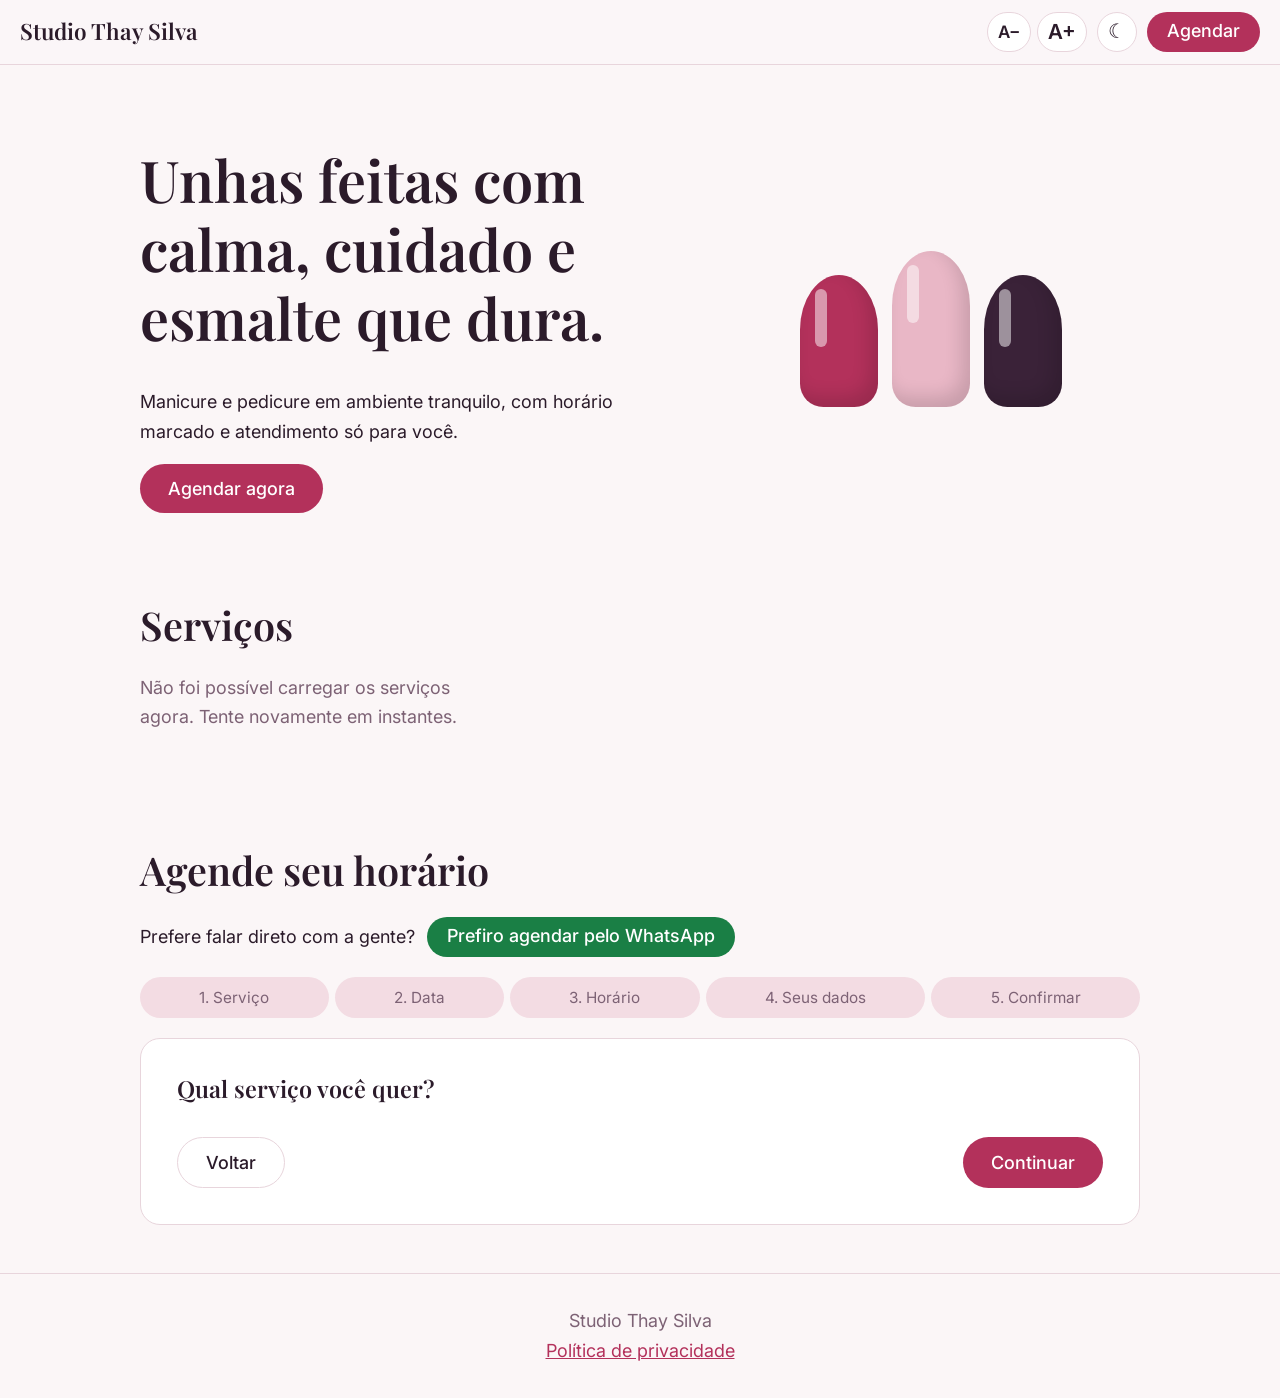
<file: frontend/index.html>
<!DOCTYPE html>
<html lang="pt-BR">
<head>
  <meta charset="UTF-8">
  <meta name="viewport" content="width=device-width, initial-scale=1">
  <title>Studio Thay Silva — Manicure e Pedicure</title>
  <meta name="description" content="Agende online sua manicure ou pedicure. Escolha o serviço, o dia e o horário.">
  <meta name="theme-color" content="#b3315b">
  <!-- Prévia do link (WhatsApp, Facebook, Instagram, etc.) -->
  <meta property="og:type" content="website">
  <meta property="og:locale" content="pt_BR">
  <meta property="og:site_name" content="Studio Thay Silva">
  <meta property="og:title" content="Studio Thay Silva — Manicure e Pedicure">
  <meta property="og:description" content="Agende online sua manicure ou pedicure. Escolha o serviço, o dia e o horário.">
  <meta property="og:url" content="https://agendamento-manicure.netlify.app/">
  <meta property="og:image" content="https://agendamento-manicure.netlify.app/img/previa.jpg">
  <meta property="og:image:type" content="image/jpeg">
  <meta property="og:image:width" content="1200">
  <meta property="og:image:height" content="630">
  <meta property="og:image:alt" content="Studio Thay Silva — Manicure e Pedicure">
  <meta name="twitter:card" content="summary_large_image">
  <link rel="icon" href="/favicon.svg" type="image/svg+xml">
  <link rel="icon" href="/favicon.ico" sizes="48x48">
  <link rel="apple-touch-icon" href="/apple-touch-icon.png">
  <link rel="preconnect" href="https://fonts.googleapis.com">
  <link rel="preconnect" href="https://fonts.gstatic.com" crossorigin>
  <link href="https://fonts.googleapis.com/css2?family=Inter:wght@400;500;600&family=Playfair+Display:wght@500;600&display=swap" rel="stylesheet">
  <link rel="stylesheet" href="css/style.css">
  <script src="js/tema.js"></script>
  <script src="js/tamanho-letra.js"></script>
</head>
<body>
  <header class="topo">
    <a class="marca" href="#inicio" id="marca-nome">Studio Thay Silva</a>
    <div class="topo-acoes">
      <div class="grupo-letra" role="group" aria-label="Tamanho da letra">
        <button type="button" class="btn-letra" data-letra-menos aria-label="Diminuir a letra">A−</button>
        <button type="button" class="btn-letra btn-letra-mais" data-letra-mais aria-label="Aumentar a letra">A+</button>
      </div>
      <button type="button" class="btn-tema" data-alternar-tema aria-label="Alternar modo escuro"></button>
      <a class="btn btn-pequeno" href="#agendar">Agendar</a>
    </div>
  </header>

  <main>
    <section id="inicio" class="hero">
      <div class="hero-texto">
        <h1>Unhas feitas com calma, cuidado e esmalte que dura.</h1>
        <p id="descricao">Manicure e pedicure em ambiente tranquilo, com horário marcado e atendimento só para você.</p>
        <a class="btn" href="#agendar">Agendar agora</a>
      </div>
      <div class="hero-arte" aria-hidden="true">
        <span class="unha" style="--cor:#b3315b"></span>
        <span class="unha" style="--cor:#e9b7c6"></span>
        <span class="unha" style="--cor:#3a2238"></span>
      </div>
    </section>

    <section id="servicos" class="secao">
      <h2>Serviços</h2>
      <div id="lista-servicos" class="grid-servicos"></div>
    </section>

    <section id="agendar" class="secao">
      <h2>Agende seu horário</h2>
      <div class="cta-whats">
        <span>Prefere falar direto com a gente?</span>
        <a class="btn btn-whats btn-pequeno" id="btn-whatsapp-direto" href="#agendar" target="_blank" rel="noopener">Prefiro agendar pelo WhatsApp</a>
      </div>
      <ol class="passos" id="passos">
        <li>Serviço</li><li>Data</li><li>Horário</li><li>Seus dados</li><li>Confirmar</li>
      </ol>

      <div class="painel">
        <div class="etapa" data-etapa="1">
          <h3>Qual serviço você quer?</h3>
          <div id="opcoes-servico" class="opcoes"></div>
        </div>

        <div class="etapa" data-etapa="2" hidden>
          <h3>Escolha a data</h3>
          <div id="calendario"></div>
        </div>

        <div class="etapa" data-etapa="3" hidden>
          <h3>Escolha o horário</h3>
          <p id="resumo-data" class="dica"></p>
          <div id="horarios" class="horarios"></div>
        </div>

        <div class="etapa" data-etapa="4" hidden>
          <h3>Seus dados</h3>
          <label>Nome
            <input id="nome" type="text" autocomplete="name" maxlength="80">
          </label>
          <label>Telefone / WhatsApp
            <input id="telefone" type="tel" inputmode="tel" autocomplete="tel" placeholder="(11) 91234-5678" maxlength="16">
          </label>
          <label>Observação (opcional)
            <textarea id="observacao" rows="3" maxlength="300" placeholder="Ex.: prefiro esmalte nude"></textarea>
          </label>
          <p class="aviso-privacidade">Usamos seu nome e telefone só para o agendamento e para falar com você pelo WhatsApp. Saiba mais na <a href="privacidade.html" target="_blank" rel="noopener">política de privacidade</a>.</p>
        </div>

        <div class="etapa" data-etapa="5" hidden>
          <h3>Confira seu agendamento</h3>
          <dl id="revisao" class="resumo"></dl>
        </div>

        <div class="etapa" data-etapa="6" hidden>
          <div class="sucesso-icone" aria-hidden="true">
            <svg class="selo-sucesso" viewBox="0 0 52 52">
              <circle pathLength="1" cx="26" cy="26" r="24"></circle>
              <path pathLength="1" d="M14 27l8 8 16-17"></path>
            </svg>
            <span class="brilho" style="--x:6%;--d:.55s"></span>
            <span class="brilho" style="--x:24%;--d:.75s"></span>
            <span class="brilho" style="--x:42%;--d:.6s"></span>
            <span class="brilho" style="--x:60%;--d:.85s"></span>
            <span class="brilho" style="--x:78%;--d:.65s"></span>
            <span class="brilho" style="--x:92%;--d:.9s"></span>
          </div>
          <h3>Seu horário está marcado!</h3>
          <p class="dica">Guarde o número abaixo. Agora é só avisar o studio pelo WhatsApp.</p>
          <dl id="sucesso" class="resumo"></dl>
          <a class="btn btn-whats btn-grande" id="btn-avisar-whats" href="#agendar" target="_blank" rel="noopener">Avisar no WhatsApp</a>
          <p class="aviso-whats">O WhatsApp abre com a mensagem pronta. Só falta apertar o botão de <strong>enviar</strong>. Se precisar mudar o horário, avise por lá.</p>
          <button type="button" class="btn btn-sec" id="btn-novo">Fazer outro agendamento</button>
        </div>

        <p id="mensagem" class="mensagem" role="alert" hidden></p>

        <div class="acoes" id="acoes">
          <button type="button" class="btn btn-sec" id="btn-voltar">Voltar</button>
          <button type="button" class="btn" id="btn-avancar">Continuar</button>
        </div>
      </div>
    </section>
  </main>

  <footer class="rodape">
    <p id="rodape-nome">Studio Thay Silva</p>
    <p><a href="privacidade.html">Política de privacidade</a></p>
  </footer>

  <script src="js/api.js"></script>
  <script src="js/whatsapp.js"></script>
  <script src="js/calendario.js"></script>
  <script src="js/agendamento.js"></script>
  <script src="js/app.js"></script>
</body>
</html>
</file>
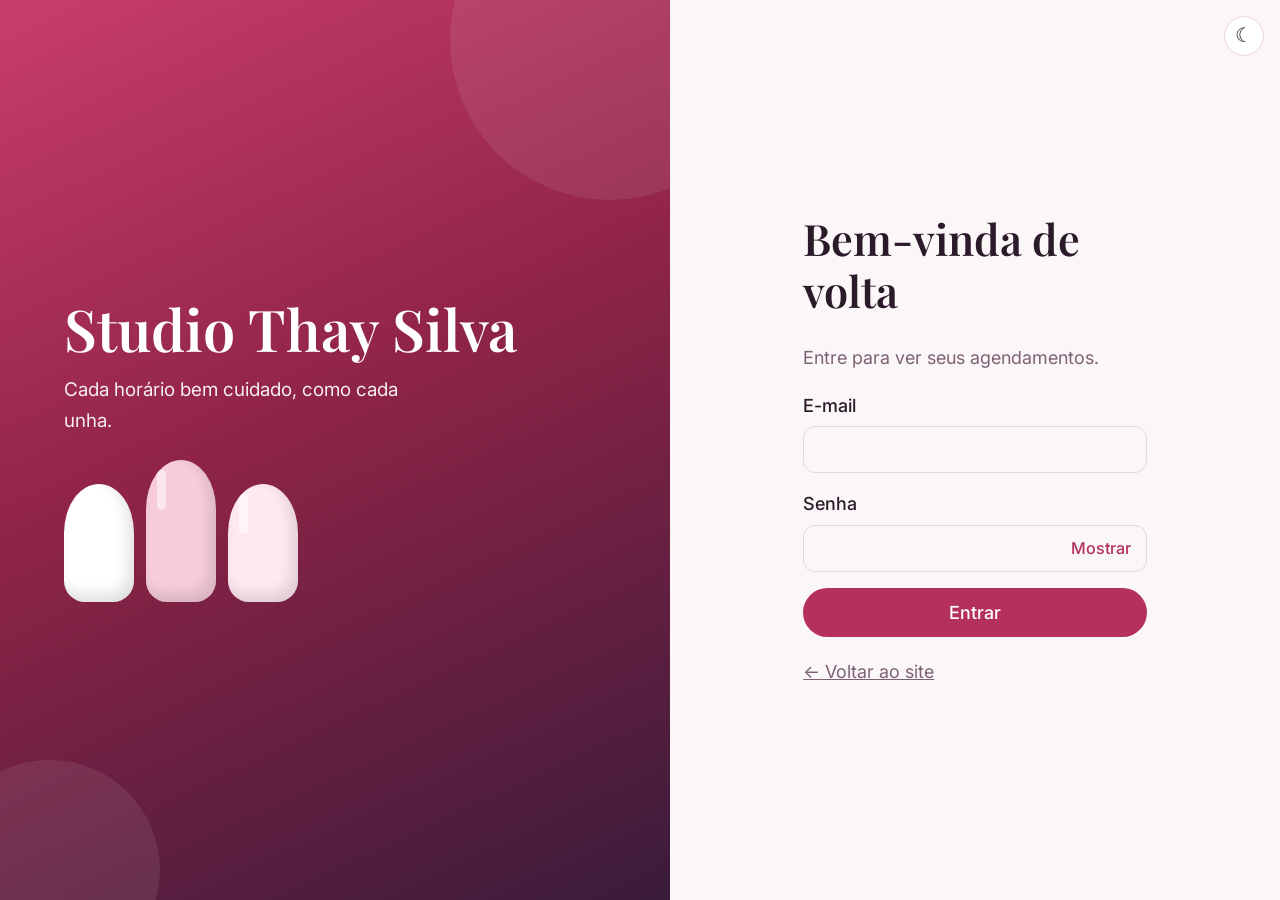
<file: frontend/admin/login.html>
<!DOCTYPE html>
<html lang="pt-BR">
<head>
  <meta charset="UTF-8">
  <meta name="viewport" content="width=device-width, initial-scale=1">
  <meta name="robots" content="noindex">
  <title>Entrar — Painel</title>
  <link rel="icon" href="/favicon.svg" type="image/svg+xml">
  <link rel="icon" href="/favicon.ico" sizes="48x48">
  <link rel="apple-touch-icon" href="/apple-touch-icon.png">
  <link rel="preconnect" href="https://fonts.googleapis.com">
  <link rel="preconnect" href="https://fonts.gstatic.com" crossorigin>
  <link href="https://fonts.googleapis.com/css2?family=Inter:wght@400;500;600&family=Playfair+Display:wght@500;600&display=swap" rel="stylesheet">
  <link rel="stylesheet" href="../css/style.css">
  <link rel="stylesheet" href="../css/admin.css">
  <script src="../js/tema.js"></script>
  <script src="../js/tamanho-letra.js"></script>
</head>
<body class="pagina-login">
  <button type="button" class="btn-tema btn-tema-fixo" data-alternar-tema aria-label="Alternar modo escuro"></button>

  <div class="login-layout">
    <aside class="login-arte" aria-hidden="true">
      <!-- Troque o nome aqui se mudar o nome do estabelecimento (o do site fica em js/whatsapp.js) -->
      <div class="login-marca">Studio Thay Silva</div>
      <p class="login-frase">Cada horário bem cuidado, como cada unha.</p>
      <div class="login-unhas">
        <span class="unha" style="--cor:#ffffff"></span>
        <span class="unha" style="--cor:#f6cdd9"></span>
        <span class="unha" style="--cor:#ffe9f0"></span>
      </div>
    </aside>

    <main class="login-caixa">
      <h1>Bem-vinda de volta</h1>
      <p class="dica">Entre para ver seus agendamentos.</p>
      <form id="form-login" novalidate>
        <label>E-mail
          <input id="email" type="email" autocomplete="username" required>
        </label>
        <label>Senha
          <div class="campo-senha">
            <input id="senha" type="password" autocomplete="current-password" required>
            <button type="button" class="ver-senha" id="ver-senha" aria-label="Mostrar ou ocultar a senha">Mostrar</button>
          </div>
        </label>
        <p id="mensagem" class="mensagem" role="alert" hidden></p>
        <button class="btn" type="submit" id="btn-entrar">Entrar</button>
      </form>
      <a class="login-voltar" href="../index.html">← Voltar ao site</a>
    </main>
  </div>

  <script src="../js/api.js"></script>
  <script src="../js/login.js"></script>
</body>
</html>
</file>
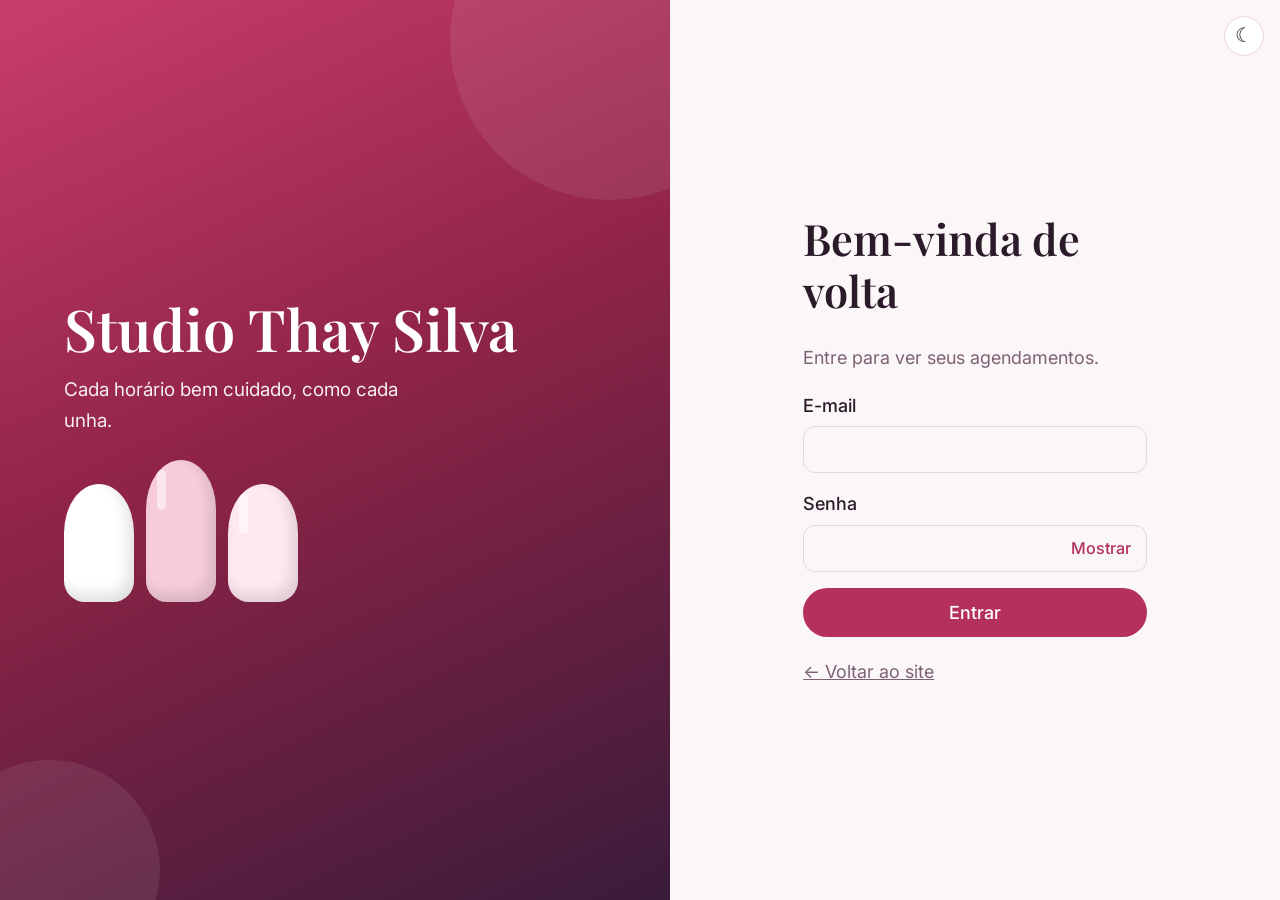
<file: frontend/admin/painel.html>
<!DOCTYPE html>
<html lang="pt-BR">
<head>
  <meta charset="UTF-8">
  <meta name="viewport" content="width=device-width, initial-scale=1">
  <meta name="robots" content="noindex">
  <title>Painel — Agendamentos</title>
  <link rel="icon" href="/favicon.svg" type="image/svg+xml">
  <link rel="icon" href="/favicon.ico" sizes="48x48">
  <link rel="apple-touch-icon" href="/apple-touch-icon.png">
  <link rel="preconnect" href="https://fonts.googleapis.com">
  <link rel="preconnect" href="https://fonts.gstatic.com" crossorigin>
  <link href="https://fonts.googleapis.com/css2?family=Inter:wght@400;500;600&family=Playfair+Display:wght@500;600&display=swap" rel="stylesheet">
  <link rel="stylesheet" href="../css/style.css">
  <link rel="stylesheet" href="../css/admin.css">
  <script src="../js/tema.js"></script>
</head>
<body>
  <header class="admin-topo">
    <strong id="saudacao">Painel</strong>
    <div class="topo-acoes">
      <button type="button" class="btn-tema" data-alternar-tema aria-label="Alternar modo escuro"></button>
      <button type="button" class="btn btn-sec btn-pequeno" id="btn-sair">Sair</button>
    </div>
  </header>

  <main class="admin-conteudo">
    <nav class="abas" id="abas">
      <button type="button" class="aba ativa" data-aba="resumo">Resumo</button>
      <button type="button" class="aba" data-aba="calendario">Calendário</button>
      <button type="button" class="aba" data-aba="servicos">Serviços</button>
      <button type="button" class="aba" data-aba="horarios">Horários</button>
      <button type="button" class="aba" data-aba="bloqueios">Bloqueios</button>
      <button type="button" class="aba" data-aba="perfil">Meu perfil</button>
    </nav>
    <p id="mensagem" class="mensagem" role="alert" hidden></p>

    <section id="aba-resumo">
      <h2 id="titulo-hoje">Hoje</h2>
      <div id="stats" class="stats"></div>
      <h2 id="titulo-mes">Faturamento do mês</h2>
      <div id="receita" class="receita"></div>
      <h2>Agendamentos da semana</h2>
      <div id="grafico-semana" class="grafico" role="img" aria-label="Gráfico de agendamentos por dia da semana"></div>
      <h2>Próximos agendamentos</h2>
      <ul id="lista-proximos" class="lista-agenda"></ul>
    </section>

    <section id="aba-calendario" hidden>
      <div class="cal-barra">
        <div class="modos" id="cal-modos">
          <button type="button" data-modo="dia">Dia</button>
          <button type="button" data-modo="semana">Semana</button>
          <button type="button" data-modo="mes">Mês</button>
        </div>
        <div class="navegar">
          <button type="button" class="cal-nav" id="cal-ant" aria-label="Anterior">‹</button>
          <strong id="cal-rotulo"></strong>
          <button type="button" class="cal-nav" id="cal-prox" aria-label="Próximo">›</button>
          <button type="button" class="btn btn-sec btn-pequeno" id="cal-hoje">Hoje</button>
        </div>
      </div>
      <div id="cal-conteudo"></div>
    </section>

    <section id="aba-servicos" hidden>
      <div class="secao-topo">
        <h2>Serviços</h2>
        <button type="button" class="btn btn-pequeno" id="btn-novo-servico">Novo serviço</button>
      </div>
      <ul id="lista-servicos-admin" class="lista-agenda"></ul>
    </section>

    <section id="aba-horarios" hidden>
      <h2>Horário de funcionamento</h2>
      <p class="dica">Marque os dias em que você atende e defina os períodos. Para ter intervalo, use dois períodos (ex.: 08:00–12:00 e 14:00–18:00).</p>
      <div id="horarios-dias"></div>
    </section>

    <section id="aba-bloqueios" hidden>
      <h2>Bloquear horários</h2>
      <div class="bloq-form">
        <label>Data <input type="date" id="bloq-data"></label>
        <label class="check"><input type="checkbox" id="bloq-dia" checked> Dia inteiro</label>
        <div id="bloq-horas" class="bloq-horas" hidden>
          <label>Das <input type="time" id="bloq-ini"></label>
          <label>Às <input type="time" id="bloq-fim"></label>
        </div>
        <label>Motivo (opcional) <input type="text" id="bloq-motivo" maxlength="200" placeholder="Ex.: Não haverá atendimento"></label>
        <button type="button" class="btn" id="btn-bloquear">Bloquear</button>
        <p id="bloq-msg" class="mensagem" role="alert" hidden></p>
      </div>
      <h2>Bloqueios marcados</h2>
      <ul id="lista-bloqueios" class="lista-agenda"></ul>
    </section>

    <section id="aba-perfil" hidden>
      <h2>Meu perfil</h2>
      <p class="dica">Aqui você muda seu nome, seu e-mail de login e sua senha. Para trocar o e-mail ou a senha, digite a senha atual.</p>
      <div class="bloq-form">
        <label>Nome <input type="text" id="perfil-nome" maxlength="100" autocomplete="name"></label>
        <label>E-mail <input type="email" id="perfil-email" maxlength="150" autocomplete="username"></label>
        <label>Senha atual <input type="password" id="perfil-atual" autocomplete="current-password"></label>
        <label>Nova senha (deixe em branco para não mudar) <input type="password" id="perfil-nova" autocomplete="new-password"></label>
        <label>Repita a nova senha <input type="password" id="perfil-repete" autocomplete="new-password"></label>
        <button type="button" class="btn" id="btn-perfil-salvar">Salvar</button>
        <p id="perfil-msg" class="mensagem" role="alert" hidden></p>
      </div>
    </section>
  </main>

  <dialog id="detalhe">
    <h3>Agendamento <span id="det-numero"></span></h3>
    <dl id="det-info" class="resumo"></dl>
    <div id="remarcar" hidden>
      <label>Nova data <input type="date" id="rem-data"></label>
      <label>Novo horário <select id="rem-hora"></select></label>
      <button type="button" class="btn btn-pequeno" id="btn-rem-salvar">Salvar nova data</button>
    </div>
    <p id="det-msg" class="mensagem" role="alert" hidden></p>
    <div class="det-acoes">
      <a class="btn btn-whats btn-pequeno" id="btn-whats" href="#" target="_blank" rel="noopener">Chamar no WhatsApp</a>
      <button type="button" class="btn btn-pequeno" id="btn-confirmar">Confirmar</button>
      <button type="button" class="btn btn-pequeno" id="btn-concluir">Marcar como concluído</button>
      <button type="button" class="btn btn-sec btn-pequeno" id="btn-remarcar">Remarcar</button>
      <button type="button" class="btn btn-sec btn-pequeno" id="btn-cancelar">Cancelar agendamento</button>
      <button type="button" class="btn btn-sec btn-pequeno" id="btn-excluir">Excluir</button>
      <button type="button" class="btn btn-sec btn-pequeno" id="btn-fechar">Fechar</button>
    </div>
  </dialog>

  <dialog id="dlg-servico">
    <h3 id="svc-titulo">Novo serviço</h3>
    <label>Nome <input id="svc-nome" type="text" maxlength="100"></label>
    <label>Descrição <textarea id="svc-desc" rows="2" maxlength="500"></textarea></label>
    <label>Preço (R$) <input id="svc-preco" type="number" min="0" step="0.01" inputmode="decimal"></label>
    <label>Duração (minutos) <input id="svc-dur" type="number" min="5" step="5" inputmode="numeric"></label>
    <label class="check"><input id="svc-ativo" type="checkbox" checked> Serviço ativo (aparece para as clientes)</label>
    <p id="svc-msg" class="mensagem" role="alert" hidden></p>
    <div class="det-acoes">
      <button type="button" class="btn btn-pequeno" id="svc-salvar">Salvar</button>
      <button type="button" class="btn btn-sec btn-pequeno" id="svc-cancelar">Cancelar</button>
    </div>
  </dialog>

  <script src="../js/api.js"></script>
  <script src="../js/whatsapp.js"></script>
  <script src="../js/painel-calendario.js"></script>
  <script src="../js/painel-config.js"></script>
  <script src="../js/painel-perfil.js"></script>
  <script src="../js/painel.js"></script>
</body>
</html>
</file>
<file: frontend/css/style.css>
:root {
  --perola: #fbf6f7;
  --blush: #f3dce3;
  --berry: #b3315b;
  --berry-escuro: #8f2447;
  --ameixa: #2b1b2a;
  --malva: #7d6275;
  --linha: #e8d5dc;
  --erro: #a3202f;
  --raio: 14px;
  --superficie: #ffffff;
  --topo-fundo: rgba(251, 246, 248, 0.94);
  --erro-fundo: #fdeaec;
  --desabilitado: #c9b8c0;
  --ameixa-fundo: #2b1b2a;
  --ok-fundo: #d8efe0;
  --ok-texto: #1f6b3a;
  --selo-confirmado: #d8efe0;
  --selo-cancelado: #ececec;
  --selo-concluido: #e3def2;
  color-scheme: light;
  --serif: "Playfair Display", "Cormorant Garamond", Georgia, serif;
  --sans: "Inter", "Jost", system-ui, sans-serif;
}
*, *::before, *::after { box-sizing: border-box; }
html { font-size: 112.5%; scroll-behavior: smooth; scroll-padding-top: 72px; }
body { margin: 0; background: var(--perola); color: var(--ameixa); font: 400 1rem/1.65 var(--sans); font-variant-numeric: lining-nums; }
h1, h2, h3 { font-family: var(--serif); font-weight: 600; line-height: 1.2; margin: 0 0 .6em; }
h1 { font-size: clamp(2rem, 6.5vw, 3.2rem); }
h2 { font-size: clamp(1.7rem, 4.5vw, 2.2rem); }
h3 { font-size: 1.3rem; }
p { margin: 0 0 1em; max-width: 60ch; }
:focus-visible { outline: 3px solid var(--berry); outline-offset: 2px; }

.topo { position: sticky; top: 0; z-index: 10; display: flex; flex-wrap: wrap; gap: 8px 12px; align-items: center; justify-content: space-between; padding: 12px 20px; background: var(--topo-fundo); border-bottom: 1px solid var(--linha); }
.marca { font-family: var(--serif); font-size: 1.25rem; font-weight: 600; color: var(--ameixa); text-decoration: none; }

.btn { display: inline-block; border: 0; border-radius: 999px; padding: 14px 28px; background: var(--berry); color: #fff; font: 500 1rem var(--sans); text-decoration: none; cursor: pointer; transition: background .2s; min-height: 48px; }
.btn:hover { background: var(--berry-escuro); }
.btn-sec { background: transparent; color: var(--ameixa); border: 1.5px solid var(--linha); }
.btn-sec:hover { background: var(--blush); }
.btn-pequeno { padding: 8px 20px; min-height: 40px; }
.btn[disabled] { opacity: .5; cursor: not-allowed; }

.hero { display: grid; gap: 40px; align-items: center; padding: 56px 20px 40px; max-width: 1040px; margin: 0 auto; }
.hero-arte { display: flex; gap: 14px; align-items: flex-end; justify-content: center; }
.unha { position: relative; width: 78px; height: 132px; border-radius: 40px 40px 24px 24px / 56px 56px 24px 24px; background: var(--cor); box-shadow: inset -8px -10px 18px rgba(0,0,0,.14); }
.unha::after { content: ""; position: absolute; top: 14px; left: 15px; width: 12px; height: 58px; border-radius: 8px; background: rgba(255,255,255,.5); }
.unha:nth-child(2) { height: 156px; }
@media (prefers-reduced-motion: no-preference) {
  .unha { animation: brilho 1s ease-out both; }
  .unha:nth-child(2) { animation-delay: .15s; }
  .unha:nth-child(3) { animation-delay: .3s; }
  @keyframes brilho { from { transform: translateY(18px); opacity: 0; } to { transform: none; opacity: 1; } }
}

.secao { max-width: 1040px; margin: 0 auto; padding: 48px 20px; }
.grid-servicos { display: grid; gap: 16px; }
.cartao { display: flex; gap: 16px; align-items: flex-start; padding: 20px; background: var(--superficie); border: 1px solid var(--linha); border-radius: var(--raio); }
.amostra { flex: none; width: 28px; height: 42px; border-radius: 14px 14px 9px 9px / 20px 20px 9px 9px; background: var(--cor, var(--berry)); }
.cartao h3 { font-size: 1.2rem; margin-bottom: .2em; }
.cartao p { color: var(--malva); margin-bottom: .5em; font-size: .95rem; }
.meta { font-weight: 500; font-size: .95rem; margin: 0; }

.passos { display: flex; gap: 6px; list-style: none; padding: 0; margin: 0 0 20px; counter-reset: p; overflow-x: auto; }
.passos li { counter-increment: p; flex: 1 0 auto; padding: 8px 12px; border-radius: 999px; background: var(--blush); color: var(--malva); font-size: .85rem; text-align: center; white-space: nowrap; }
.passos li::before { content: counter(p) ". "; }
.passos li.ativo { background: var(--berry); color: #fff; }
.passos li.feito { background: var(--ameixa-fundo); color: #fff; }

.painel { background: var(--superficie); border: 1px solid var(--linha); border-radius: 20px; padding: 24px 20px; }
.opcoes { display: grid; gap: 10px; }
.opcao { display: flex; gap: 14px; align-items: center; text-align: left; width: 100%; padding: 14px 16px; background: var(--perola); border: 1.5px solid var(--linha); border-radius: var(--raio); font: inherit; color: inherit; cursor: pointer; }
.opcao:hover, .opcao.sel { border-color: var(--berry); background: var(--blush); }
.opcao strong { display: block; font-weight: 500; }
.opcao small { color: var(--malva); }

.cal-topo { display: flex; align-items: center; justify-content: space-between; margin-bottom: 12px; }
.cal-topo strong { font-family: var(--serif); font-size: 1.2rem; text-transform: capitalize; }
.cal-nav { width: 44px; height: 44px; border: 1.5px solid var(--linha); border-radius: 50%; background: var(--superficie); font-size: 1.2rem; cursor: pointer; }
.cal-nav[disabled] { opacity: .35; cursor: not-allowed; }
.cal-grade { display: grid; grid-template-columns: repeat(7, 1fr); gap: 4px; }
.cal-sem { text-align: center; font-size: .8rem; color: var(--malva); padding: 4px 0; }
.cal-dia { aspect-ratio: 1; border: 0; border-radius: 50%; background: transparent; font: inherit; color: var(--ameixa); cursor: pointer; }
.cal-dia:hover:not([disabled]) { background: var(--blush); }
.cal-dia.sel { background: var(--berry); color: #fff; }
.cal-dia.hoje { box-shadow: inset 0 0 0 1.5px var(--berry); }
.cal-dia[disabled] { color: var(--desabilitado); cursor: not-allowed; }

.horarios { display: grid; grid-template-columns: repeat(auto-fill, minmax(88px, 1fr)); gap: 10px; }
.horario { padding: 12px 0; border: 1.5px solid var(--linha); border-radius: 999px; background: var(--superficie); font: 500 1rem var(--sans); cursor: pointer; }
.horario:hover { border-color: var(--berry); background: var(--blush); }
.horario.sel { background: var(--berry); border-color: var(--berry); color: #fff; }

label { display: block; margin-bottom: 16px; font-weight: 500; }
input, textarea { display: block; width: 100%; margin-top: 6px; padding: 12px 14px; border: 1.5px solid var(--linha); border-radius: 12px; font: 400 1rem var(--sans); background: var(--perola); color: var(--ameixa); }
input:focus, textarea:focus { outline: none; border-color: var(--berry); box-shadow: 0 0 0 3px rgba(179,49,91,.18); }

.resumo { margin: 0 0 20px; }
.resumo div { display: flex; justify-content: space-between; gap: 16px; padding: 10px 0; border-bottom: 1px solid var(--linha); }
.resumo dt { color: var(--malva); }
.resumo dd { margin: 0; font-weight: 500; text-align: right; }
.dica { color: var(--malva); }
.mensagem { padding: 12px 14px; border-radius: 12px; background: var(--erro-fundo); color: var(--erro); font-weight: 500; }
.acoes { display: flex; justify-content: space-between; gap: 12px; margin-top: 20px; }
.acoes[hidden] { display: none; }
.vazio { color: var(--malva); }
.rodape { padding: 32px 20px; text-align: center; color: var(--malva); border-top: 1px solid var(--linha); }
.rodape p { margin: 0 auto; }

@media (min-width: 720px) {
  .hero { grid-template-columns: 1.3fr 1fr; padding-top: 80px; }
  .grid-servicos { grid-template-columns: repeat(2, 1fr); }
  .painel { padding: 36px; }
}
@media (min-width: 1000px) { .grid-servicos { grid-template-columns: repeat(3, 1fr); } }

/* ---- botões que não definem cor própria acompanham o tema ---- */
.horario, .cal-nav { color: var(--ameixa); }

/* ---- botão de alternar o tema ---- */
.topo-acoes { display: flex; align-items: center; gap: 10px; }
.btn-tema { width: 40px; height: 40px; border-radius: 50%; border: 1.5px solid var(--linha); background: var(--superficie); color: var(--ameixa); font-size: 1.1rem; line-height: 1; cursor: pointer; }
.btn-tema:hover { background: var(--blush); }
.btn-tema-fixo { position: fixed; top: 16px; right: 16px; }

/* ---- MODO ESCURO ---- */
:root[data-tema="escuro"] {
  --perola: #1b1220;
  --blush: #3a2438;
  --berry: #c93d6c;
  --berry-escuro: #a82f58;
  --ameixa: #f4e8ee;
  --malva: #c4a9ba;
  --linha: #4b3549;
  --erro: #ff9aa8;
  --superficie: #271a2b;
  --topo-fundo: rgba(27,18,32,.94);
  --erro-fundo: #4a2330;
  --desabilitado: #6e5a69;
  --ameixa-fundo: #5a3d58;
  --ok-fundo: #1f4a33;
  --ok-texto: #8be0ac;
  --selo-confirmado: #1f4a33;
  --selo-cancelado: #3b3340;
  --selo-concluido: #3d3560;
  color-scheme: dark;
}
:root[data-tema="escuro"] .hero-arte .unha:nth-child(3) { --cor: #7d6275 !important; }
:root[data-tema="escuro"] input:focus, :root[data-tema="escuro"] textarea:focus { box-shadow: 0 0 0 3px rgba(201,61,108,.35); }

/* ================= ANIMAÇÕES (site da cliente) ================= */
.passos li { transition: background .3s, color .3s; }

/* Tela de sucesso: ícone ✓ */
.sucesso-icone { position: relative; width: 88px; height: 88px; margin: 0 auto 12px; }
.selo-sucesso { width: 100%; height: 100%; }
.selo-sucesso circle, .selo-sucesso path { fill: none; stroke: var(--berry); stroke-width: 3; stroke-linecap: round; stroke-linejoin: round; stroke-dasharray: 1; stroke-dashoffset: 0; }
.selo-sucesso path { stroke-width: 4; }
.brilho { position: absolute; bottom: 45%; left: var(--x); width: 8px; height: 8px; border-radius: 50%; background: var(--berry); opacity: 0; }
.brilho:nth-of-type(even) { background: #f6cdd9; width: 6px; height: 6px; }
.etapa[data-etapa="6"] > h3, .etapa[data-etapa="6"] > .dica { text-align: center; }

/* Brilho de esmalte passando nas unhas da página inicial */
.hero-arte .unha { overflow: hidden; }
.hero-arte .unha::before { content: ""; position: absolute; top: -10%; left: 0; width: 45%; height: 130%; background: linear-gradient(100deg, transparent, rgba(255,255,255,.6), transparent); transform: translateX(-160%) skewX(-18deg); opacity: 0; }

@media (prefers-reduced-motion: no-preference) {
  /* Passos do agendamento deslizam ao trocar */
  .etapa { animation: entrar-direita .35s ease both; }
  .painel.voltando .etapa { animation-name: entrar-esquerda; }
  @keyframes entrar-direita { from { opacity: 0; transform: translateX(24px); } to { opacity: 1; transform: none; } }
  @keyframes entrar-esquerda { from { opacity: 0; transform: translateX(-24px); } to { opacity: 1; transform: none; } }

  /* ✓ se desenha e brilhos sobem */
  .selo-sucesso circle { animation: desenhar .6s ease both; }
  .selo-sucesso path { animation: desenhar .4s ease .5s both; }
  @keyframes desenhar { from { stroke-dashoffset: 1; } to { stroke-dashoffset: 0; } }
  .brilho { animation: subir 1.4s ease-out var(--d) both; }
  @keyframes subir { 0% { opacity: 0; transform: translateY(0) scale(.4); } 25% { opacity: 1; } 100% { opacity: 0; transform: translateY(-64px) scale(1.2); } }

  /* Reflexo passando de tempos em tempos (cada unha em um momento) */
  .hero-arte .unha::before { animation: reflexo 7s ease-in-out infinite; }
  .hero-arte .unha:nth-child(2)::before { animation-delay: 1.2s; }
  .hero-arte .unha:nth-child(3)::before { animation-delay: 2.4s; }
  @keyframes reflexo { 0%, 62% { transform: translateX(-160%) skewX(-18deg); opacity: 0; } 66% { opacity: 1; } 84% { opacity: 1; } 90%, 100% { transform: translateX(380%) skewX(-18deg); opacity: 0; } }

  /* Cartões de serviço aparecem ao rolar (a classe "revelar" só é colocada pelo JavaScript) */
  .revelar { opacity: 0; transform: translateY(18px); transition: opacity .55s ease, transform .55s ease; }
  .revelar.visivel { opacity: 1; transform: none; }
}

/* ---- botão verde do WhatsApp e avisos ---- */
.btn[hidden] { display: none; }
.btn-whats { background: #1a7f45; color: #fff; }
.btn-whats:hover { background: #146636; }
.btn-grande { display: block; width: 100%; padding: 16px 28px; min-height: 58px; font-size: 1.15rem; text-align: center; }
.cta-whats { display: flex; flex-wrap: wrap; align-items: center; gap: 12px; margin-bottom: 20px; }
.aviso-whats { max-width: none; margin: 14px 0 20px; padding: 12px 14px; border-radius: 12px; background: var(--blush); color: var(--ameixa); text-align: center; }
.etapa[data-etapa="6"] .resumo { font-size: 1.1rem; }
.horario, .cal-dia, .mes-dia { font-variant-numeric: lining-nums tabular-nums; }

/* ---- botões A− e A+ (tamanho da letra) ---- */
.grupo-letra { display: flex; gap: 6px; }
.btn-letra { min-width: 44px; height: 40px; padding: 0 10px; border-radius: 999px; border: 1.5px solid var(--linha); background: var(--superficie); color: var(--ameixa); font: 600 .95rem var(--sans); line-height: 1; cursor: pointer; }
.btn-letra-mais { font-size: 1.15rem; }
.btn-letra:hover:not([disabled]) { background: var(--blush); }
.btn-letra[disabled] { opacity: .4; cursor: not-allowed; }

/* ---- aviso de privacidade e página de texto ---- */
.aviso-privacidade { max-width: none; margin: 4px 0 0; font-size: .9rem; color: var(--malva); }
.aviso-privacidade a, .rodape a { color: var(--berry); }
.texto-legal { max-width: 760px; }
.texto-legal h1 { font-size: clamp(1.8rem, 6vw, 2.4rem); }
.texto-legal h2 { font-size: 1.3rem; margin-top: 1.8em; }
.texto-legal ul { margin: 0 0 1em; padding-left: 1.3em; }
.texto-legal li { margin-bottom: .4em; }
</file>
<file: frontend/css/admin.css>
/* Estilos da área da profissional (login e painel). Usa as variáveis do style.css */

.admin-topo { display: flex; align-items: center; justify-content: space-between; gap: 12px; padding: 12px 20px; border-bottom: 1px solid var(--linha); background: var(--superficie); }
.admin-conteudo { max-width: 960px; margin: 0 auto; padding: 32px 20px; }
.lista-agenda { list-style: none; margin: 0; padding: 0; display: grid; gap: 10px; }
.item-agenda { display: flex; gap: 16px; align-items: center; justify-content: space-between; padding: 14px 16px; background: var(--superficie); border: 1px solid var(--linha); border-radius: var(--raio); }
.item-agenda strong { display: block; }
.item-agenda small { color: var(--malva); }
.selo { padding: 4px 12px; border-radius: 999px; background: var(--blush); font-size: .8rem; font-weight: 500; white-space: nowrap; }

/* ---- painel completo ---- */
button.item-agenda { width: 100%; text-align: left; font: inherit; color: inherit; cursor: pointer; }
button.item-agenda:hover { border-color: var(--berry); }
.status-cancelado strong { text-decoration: line-through; color: var(--malva); }
.selo-confirmado { background: var(--selo-confirmado); }
.selo-cancelado { background: var(--selo-cancelado); }
.selo-concluido { background: var(--selo-concluido); }

.abas { display: flex; gap: 8px; margin-bottom: 24px; }
.aba { padding: 10px 22px; border: 1.5px solid var(--linha); border-radius: 999px; background: var(--superficie); font: 500 1rem var(--sans); color: var(--ameixa); cursor: pointer; }
.aba.ativa { background: var(--berry); border-color: var(--berry); color: #fff; }

.stats { display: grid; grid-template-columns: repeat(auto-fit, minmax(150px, 1fr)); gap: 12px; margin-bottom: 32px; }
.stat { padding: 16px; background: var(--superficie); border: 1px solid var(--linha); border-radius: var(--raio); }
.stat strong { display: block; font-family: var(--serif); font-size: 1.9rem; line-height: 1.1; }
.stat span { color: var(--malva); font-size: .9rem; }

.cal-barra { display: flex; flex-wrap: wrap; gap: 12px; align-items: center; justify-content: space-between; margin-bottom: 20px; }
.modos { display: flex; gap: 6px; }
.modos button { padding: 8px 18px; border: 1.5px solid var(--linha); border-radius: 999px; background: var(--superficie); font: 500 .95rem var(--sans); cursor: pointer; }
.modos button.ativo { background: var(--ameixa-fundo); border-color: var(--ameixa-fundo); color: #fff; }
.navegar { display: flex; align-items: center; gap: 10px; }
.navegar strong { font-family: var(--serif); font-size: 1.15rem; text-transform: capitalize; min-width: 120px; text-align: center; }
.dia-bloco { margin-bottom: 20px; }
.dia-bloco h3 { font-size: 1.15rem; text-transform: capitalize; margin-bottom: .4em; }

.mes-grade { display: grid; grid-template-columns: repeat(7, 1fr); gap: 4px; }
.mes-dia { position: relative; aspect-ratio: 1; border: 1px solid var(--linha); border-radius: 10px; background: var(--superficie); font: inherit; color: var(--ameixa); cursor: pointer; }
.mes-dia:hover { background: var(--blush); }
.mes-dia.hoje { box-shadow: inset 0 0 0 1.5px var(--berry); }
.mes-qtd { position: absolute; right: 4px; bottom: 4px; min-width: 20px; padding: 0 5px; border-radius: 999px; background: var(--berry); color: #fff; font-size: .75rem; line-height: 20px; }

select { display: block; width: 100%; margin-top: 6px; padding: 12px 14px; border: 1.5px solid var(--linha); border-radius: 12px; font: 400 1rem var(--sans); background: var(--perola); color: var(--ameixa); }
dialog { background: var(--superficie); border: 0; border-radius: 20px; padding: 24px; width: calc(100% - 32px); max-width: 480px; color: var(--ameixa); }
dialog::backdrop { background: rgba(43, 27, 42, .5); }
.det-acoes { display: flex; flex-wrap: wrap; gap: 8px; margin-top: 16px; }

/* ---- serviços, horários e bloqueios ---- */
.abas { flex-wrap: wrap; }
.item-agenda { flex-wrap: wrap; }
.secao-topo { display: flex; align-items: center; justify-content: space-between; gap: 12px; margin-bottom: 12px; }
.secao-topo h2 { margin: 0; }
.acoes-item { display: flex; flex-wrap: wrap; gap: 6px; }
.servico-inativo strong { color: var(--malva); }
label.check { display: flex; align-items: center; gap: 8px; font-weight: 500; }
input[type="checkbox"] { display: inline-block; width: 20px; height: 20px; margin: 0; accent-color: var(--berry); }
.cartao-dia { padding: 16px; margin-bottom: 12px; background: var(--superficie); border: 1px solid var(--linha); border-radius: var(--raio); }
.area-periodos { margin-top: 12px; }
.periodo { display: flex; align-items: center; gap: 8px; margin-bottom: 8px; }
.periodo input[type="time"] { width: auto; margin: 0; }
.bloq-form { max-width: 420px; margin-bottom: 32px; }
.bloq-horas { display: flex; gap: 12px; }
.bloq-horas label { flex: 1; }
.mensagem.ok { background: var(--ok-fundo); color: var(--ok-texto); }

.modos button { color: var(--ameixa); }
.modos button.ativo { color: #fff; }


/* ---- tela de login (visual novo) ---- */
.pagina-login { min-height: 100vh; }
.login-layout { display: grid; min-height: 100vh; }
.login-arte { position: relative; overflow: hidden; display: flex; flex-direction: column; justify-content: center; gap: 16px; padding: 56px 28px 40px; color: #fff; background: linear-gradient(155deg, #c93d6c 0%, #8f2447 45%, #3a1b3a 100%); }
.login-arte::before, .login-arte::after { content: ""; position: absolute; border-radius: 50%; background: rgba(255, 255, 255, .08); }
.login-arte::before { width: 320px; height: 320px; top: -120px; right: -100px; }
.login-arte::after { width: 220px; height: 220px; bottom: -80px; left: -60px; }
.login-marca { position: relative; font-family: var(--serif); font-size: clamp(2rem, 6vw, 3.2rem); font-weight: 600; line-height: 1.05; }
.login-frase { position: relative; max-width: 28ch; margin: 0; font-size: 1.05rem; opacity: .92; }
.login-unhas { position: relative; display: flex; gap: 12px; align-items: flex-end; margin-top: 8px; }
.login-unhas .unha { width: 54px; height: 92px; box-shadow: inset -6px -8px 14px rgba(0, 0, 0, .12); }
.login-unhas .unha:nth-child(2) { height: 110px; }
.login-unhas .unha::after { top: 10px; left: 11px; width: 9px; height: 40px; }
.login-caixa { display: flex; flex-direction: column; justify-content: center; width: 100%; max-width: 440px; margin: 0 auto; padding: 32px 24px 56px; }
.login-caixa h1 { font-size: 2.4rem; }
.login-caixa .btn { width: 100%; }
.login-voltar { display: inline-block; margin-top: 20px; color: var(--malva); }
.campo-senha { position: relative; margin-top: 6px; }
.campo-senha input { margin-top: 0; padding-right: 92px; }
.ver-senha { position: absolute; right: 8px; top: 50%; transform: translateY(-50%); border: 0; background: transparent; color: var(--berry); font: 500 .9rem var(--sans); cursor: pointer; padding: 8px; }
@media (min-width: 860px) {
  .login-layout { grid-template-columns: 1.1fr 1fr; }
  .login-arte { padding: 64px; }
  .login-unhas .unha { width: 70px; height: 118px; }
  .login-unhas .unha:nth-child(2) { height: 142px; }
  .login-caixa { padding: 48px; }
}
@media (prefers-reduced-motion: no-preference) {
  .login-unhas .unha { animation: flutuar 5s ease-in-out infinite; }
  .login-unhas .unha:nth-child(2) { animation-delay: -1.6s; }
  .login-unhas .unha:nth-child(3) { animation-delay: -3.2s; }
  @keyframes flutuar { 0%, 100% { transform: translateY(0); } 50% { transform: translateY(-10px); } }
}

/* ---- faturamento e gráfico do resumo ---- */
.receita { display: grid; grid-template-columns: repeat(auto-fit, minmax(220px, 1fr)); gap: 12px; margin-bottom: 32px; }
.receita-card { padding: 18px; border-radius: var(--raio); border: 1px solid var(--linha); background: var(--superficie); }
.receita-card.destaque { background: linear-gradient(150deg, #c93d6c, #8f2447); border-color: transparent; color: #fff; }
.receita-card span { display: block; font-size: .9rem; opacity: .85; }
.receita-card strong { display: block; font-family: var(--serif); font-size: 1.8rem; line-height: 1.15; }
.barra-progresso { height: 8px; margin-top: 12px; border-radius: 999px; background: rgba(255, 255, 255, .28); overflow: hidden; }
.barra-progresso i { display: block; height: 100%; border-radius: 999px; background: #fff; transition: width .6s; }
.grafico { display: flex; gap: 10px; align-items: stretch; height: 200px; margin-bottom: 32px; padding: 16px 16px 12px; background: var(--superficie); border: 1px solid var(--linha); border-radius: var(--raio); }
.coluna { flex: 1; display: flex; flex-direction: column; justify-content: flex-end; align-items: center; gap: 6px; }
.coluna .qtd { font-size: .8rem; color: var(--malva); }
.coluna .area-barra { flex: 1; width: 100%; display: flex; align-items: flex-end; justify-content: center; }
.coluna .barra { width: 100%; max-width: 44px; height: 0; min-height: 4px; border-radius: 8px 8px 4px 4px; background: linear-gradient(var(--berry), var(--berry-escuro)); transition: height .6s ease; }
.coluna.vazia .barra { background: var(--linha); }
.coluna small { color: var(--malva); font-weight: 500; }
.coluna.hoje small { color: var(--berry); font-weight: 600; }
.coluna.hoje .barra { box-shadow: 0 0 0 3px var(--blush); }

/* ================= ANIMAÇÕES: login e resumo ================= */
.btn.carregando::before { content: ""; display: inline-block; width: 14px; height: 14px; margin-right: 8px; border: 2px solid rgba(255, 255, 255, .4); border-top-color: #fff; border-radius: 50%; vertical-align: -2px; }
.btn.carregando[disabled] { opacity: .85; }

@media (prefers-reduced-motion: no-preference) {
  .btn.carregando::before { animation: girar .7s linear infinite; }
  @keyframes girar { to { transform: rotate(360deg); } }

  .login-caixa.tremer { animation: tremer .45s ease; }
  @keyframes tremer {
    0%, 100% { transform: translateX(0); }
    15% { transform: translateX(-10px); }
    30% { transform: translateX(9px); }
    45% { transform: translateX(-7px); }
    60% { transform: translateX(5px); }
    75% { transform: translateX(-3px); }
  }

  .entra { animation: entrar-card .55s ease both; }
  @keyframes entrar-card { from { opacity: 0; transform: translateY(14px); } to { opacity: 1; transform: none; } }
}
</file>
